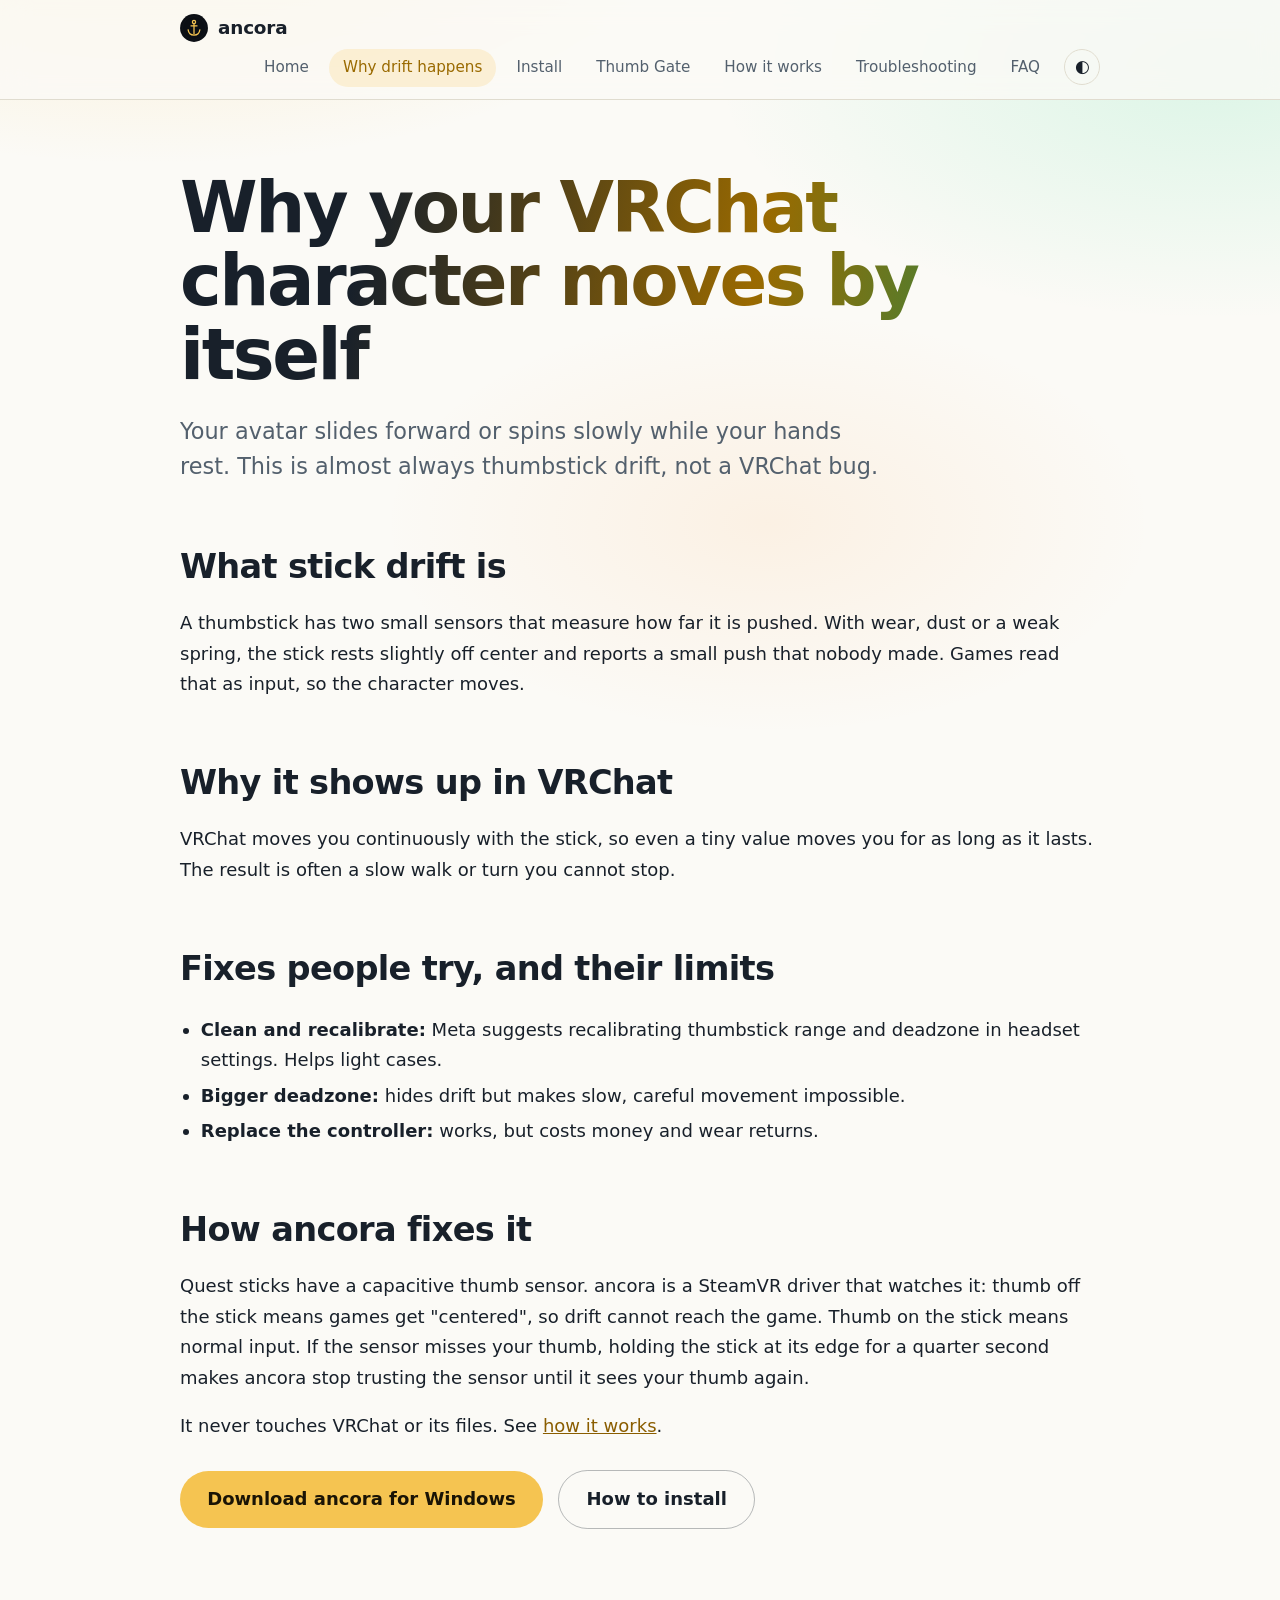
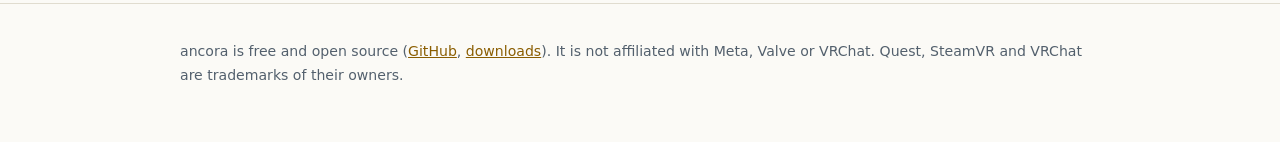
<file: site/drift-in-vrchat.html>
<!doctype html>
<html lang="en">
<head>
<meta charset="utf-8">
<meta name="viewport" content="width=device-width, initial-scale=1">
<title>Meta Quest stick drift in VRChat: causes and Thumb Gate fix</title>
<meta name="description" content="Why Quest thumbstick drift makes your VRChat avatar walk or turn alone, why deadzones fall short, and how Thumb Gate fixes Meta Quest drift in SteamVR.">
<link rel="canonical" href="https://poipoisiophina.github.io/ancora/drift-in-vrchat.html">
<meta name="color-scheme" content="dark light">
<meta name="theme-color" content="#0B0F14" media="(prefers-color-scheme: dark)">
<meta name="theme-color" content="#FBFAF6" media="(prefers-color-scheme: light)">
<script>(function(){var d=document.documentElement,m=matchMedia("(prefers-color-scheme: light)");function cur(){return d.dataset.theme||(m.matches?"light":"dark")}function meta(){var c=cur()==="light"?"#FBFAF6":"#0B0F14";document.querySelectorAll('meta[name="theme-color"]').forEach(function(e){e.removeAttribute("media");e.content=c})}try{var t=localStorage.getItem("theme");if(t==="light"||t==="dark")d.dataset.theme=t}catch(e){}window.toggleTheme=function(){var n=cur()==="light"?"dark":"light";d.dataset.theme=n;try{localStorage.setItem("theme",n)}catch(e){}meta();document.getElementById("tt").setAttribute("aria-pressed",n==="dark")};m.addEventListener("change",function(){try{if(localStorage.getItem("theme"))return}catch(e){}meta()});document.addEventListener("DOMContentLoaded",function(){meta();document.getElementById("tt").setAttribute("aria-pressed",cur()==="dark")})})()</script>
<link rel="icon" href="favicon.svg" type="image/svg+xml">
<meta property="og:type" content="website">
<meta property="og:site_name" content="ancora">
<meta property="og:title" content="Meta Quest stick drift in VRChat: causes and Thumb Gate fix">
<meta property="og:description" content="Why Quest thumbstick drift makes your VRChat avatar walk or turn alone, why deadzones fall short, and how Thumb Gate fixes Meta Quest drift in SteamVR.">
<meta property="og:url" content="https://poipoisiophina.github.io/ancora/drift-in-vrchat.html">
<meta property="og:image" content="https://poipoisiophina.github.io/ancora/og-image.png">
<meta name="twitter:card" content="summary_large_image">
<link rel="stylesheet" href="style.css">
<script type="application/ld+json">{"@context":"https://schema.org","@type":"Article","headline":"Why your VRChat character moves by itself: stick drift","dateModified":"2026-11-17","author":{"@type":"Organization","name":"ancora"},"mainEntityOfPage":"https://poipoisiophina.github.io/ancora/drift-in-vrchat.html"}</script><script type="application/ld+json">{"@context":"https://schema.org","@type":"BreadcrumbList","itemListElement":[{"@type":"ListItem","position":1,"name":"ancora","item":"https://poipoisiophina.github.io/ancora/"},{"@type":"ListItem","position":2,"name":"Why drift happens","item":"https://poipoisiophina.github.io/ancora/drift-in-vrchat.html"}]}</script>
</head>
<body>
<header><div class="wrap"><a class="brand" href="index.html"><img src="favicon.svg" alt="" width="28" height="28"> ancora</a><nav aria-label="Main"><a href="index.html">Home</a><a href="drift-in-vrchat.html" aria-current="page">Why drift happens</a><a href="install.html">Install</a><a href="thumb-gate.html">Thumb Gate</a><a href="how-it-works.html">How it works</a><a href="troubleshooting.html">Troubleshooting</a><a href="faq.html">FAQ</a><button class="tt" id="tt" type="button" aria-label="Dark theme" aria-pressed="false" onclick="toggleTheme()">&#9680;</button></nav></div></header>
<main class="wrap">
<h1>Why your VRChat character moves by itself</h1>
<p class="lead">Your avatar slides forward or spins slowly while your hands rest. This is almost always thumbstick drift, not a VRChat bug.</p>
<h2>What stick drift is</h2>
<p>A thumbstick has two small sensors that measure how far it is pushed. With wear, dust or a weak spring, the stick rests slightly off center and reports a small push that nobody made. Games read that as input, so the character moves.</p>
<h2>Why it shows up in VRChat</h2>
<p>VRChat moves you continuously with the stick, so even a tiny value moves you for as long as it lasts. The result is often a slow walk or turn you cannot stop.</p>
<h2>Fixes people try, and their limits</h2>
<ul>
<li><strong>Clean and recalibrate:</strong> Meta suggests recalibrating thumbstick range and deadzone in headset settings. Helps light cases.</li>
<li><strong>Bigger deadzone:</strong> hides drift but makes slow, careful movement impossible.</li>
<li><strong>Replace the controller:</strong> works, but costs money and wear returns.</li>
</ul>
<h2>How ancora fixes it</h2>
<p>Quest sticks have a capacitive thumb sensor. ancora is a SteamVR driver that watches it: thumb off the stick means games get "centered", so drift cannot reach the game. Thumb on the stick means normal input. If the sensor misses your thumb, holding the stick at its edge for a quarter second makes ancora stop trusting the sensor until it sees your thumb again.</p>
<p>It never touches VRChat or its files. See <a href="how-it-works.html">how it works</a>.</p>
<p><a class="btn" href="https://github.com/poipoisiophina/ancora/releases/latest">Download ancora for Windows</a> <a class="btn alt" href="install.html">How to install</a></p>
</main>
<footer><div class="wrap"><p>ancora is free and open source (<a href="https://github.com/poipoisiophina/ancora">GitHub</a>, <a href="https://github.com/poipoisiophina/ancora/releases">downloads</a>). It is not affiliated with Meta, Valve or VRChat. Quest, SteamVR and VRChat are trademarks of their owners.</p></div></footer>
</body>
</html>
</file>
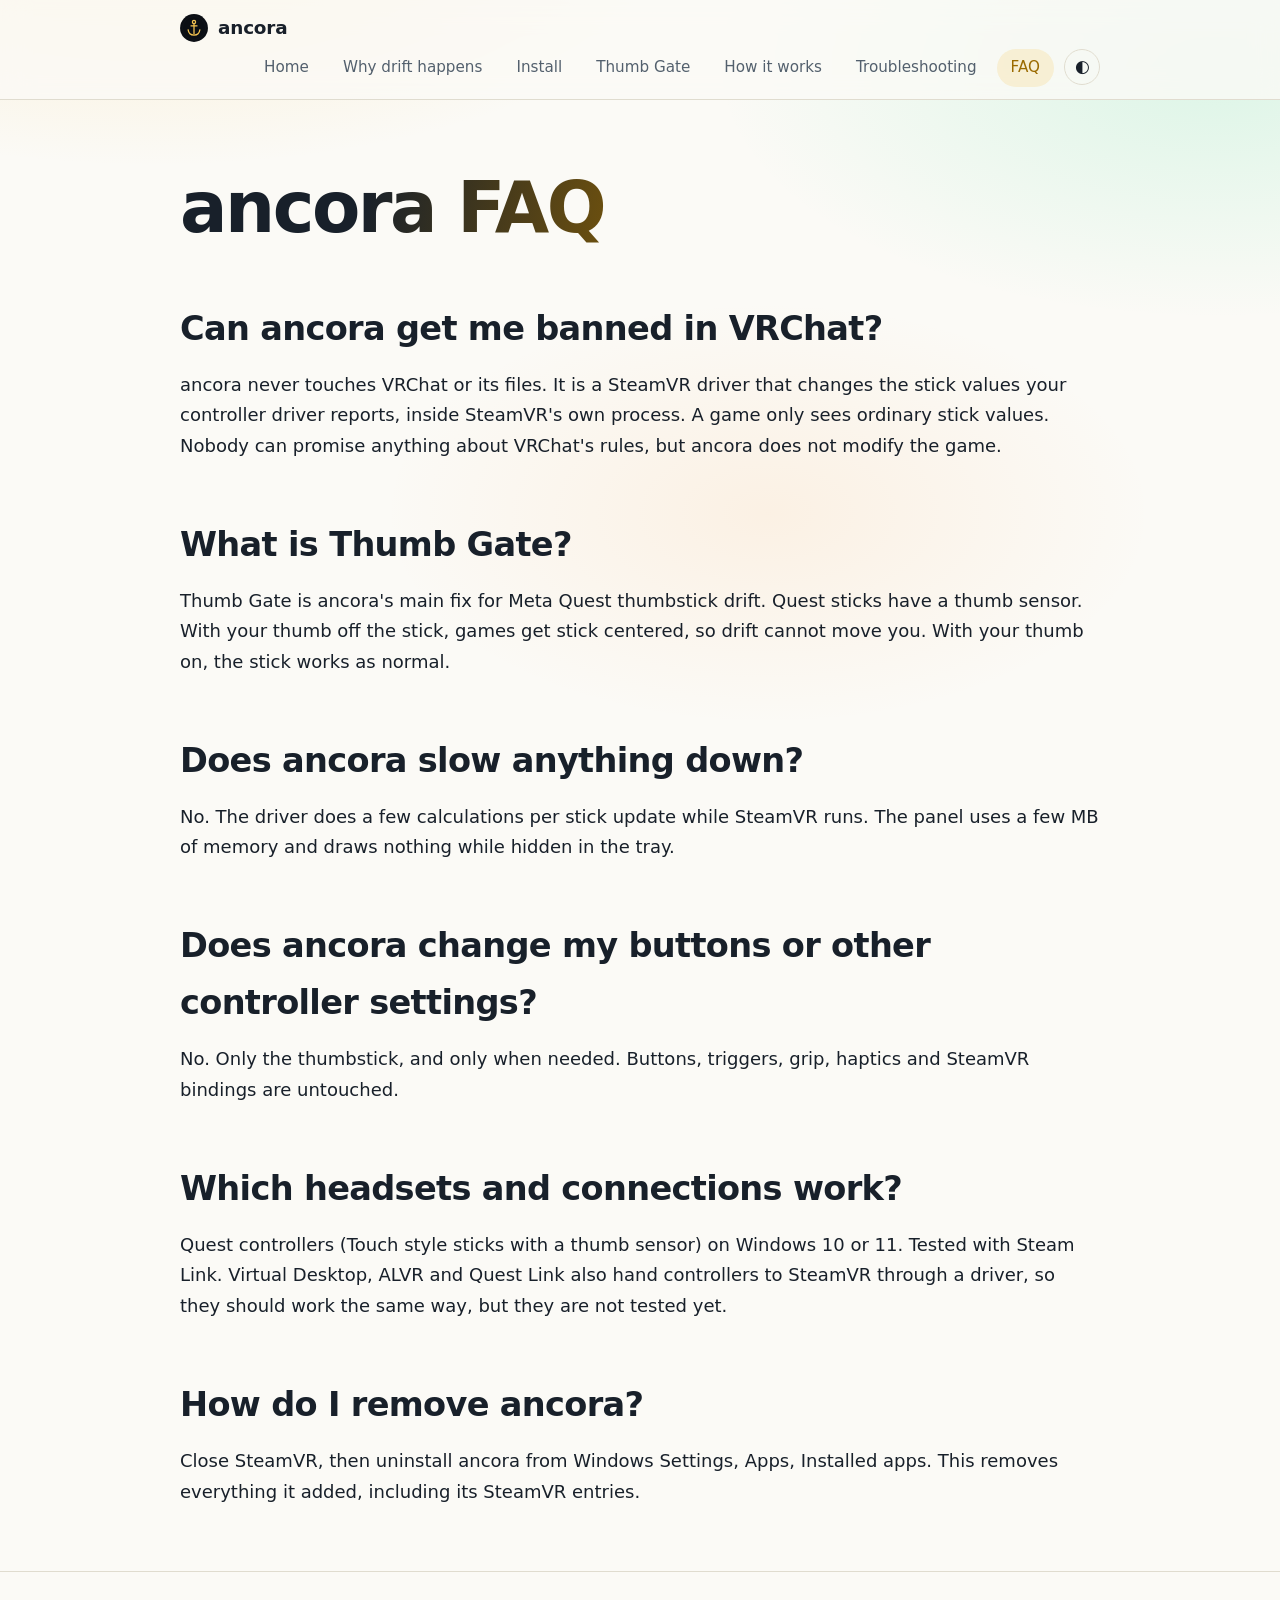
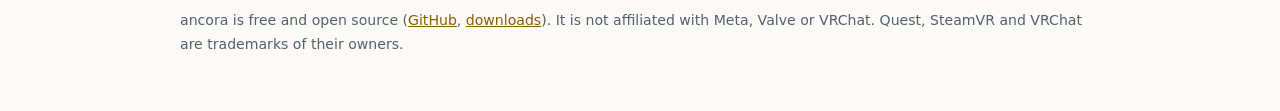
<file: site/faq.html>
<!doctype html>
<html lang="en">
<head>
<meta charset="utf-8">
<meta name="viewport" content="width=device-width, initial-scale=1">
<title>ancora FAQ: safe in VRChat, supported Quest headsets</title>
<meta name="description" content="Is ancora safe for VRChat? Which Quest headsets and connections work? Answers about the SteamVR stick drift fix.">
<link rel="canonical" href="https://poipoisiophina.github.io/ancora/faq.html">
<meta name="color-scheme" content="dark light">
<meta name="theme-color" content="#0B0F14" media="(prefers-color-scheme: dark)">
<meta name="theme-color" content="#FBFAF6" media="(prefers-color-scheme: light)">
<script>(function(){var d=document.documentElement,m=matchMedia("(prefers-color-scheme: light)");function cur(){return d.dataset.theme||(m.matches?"light":"dark")}function meta(){var c=cur()==="light"?"#FBFAF6":"#0B0F14";document.querySelectorAll('meta[name="theme-color"]').forEach(function(e){e.removeAttribute("media");e.content=c})}try{var t=localStorage.getItem("theme");if(t==="light"||t==="dark")d.dataset.theme=t}catch(e){}window.toggleTheme=function(){var n=cur()==="light"?"dark":"light";d.dataset.theme=n;try{localStorage.setItem("theme",n)}catch(e){}meta();document.getElementById("tt").setAttribute("aria-pressed",n==="dark")};m.addEventListener("change",function(){try{if(localStorage.getItem("theme"))return}catch(e){}meta()});document.addEventListener("DOMContentLoaded",function(){meta();document.getElementById("tt").setAttribute("aria-pressed",cur()==="dark")})})()</script>
<link rel="icon" href="favicon.svg" type="image/svg+xml">
<meta property="og:type" content="website">
<meta property="og:site_name" content="ancora">
<meta property="og:title" content="ancora FAQ: safe in VRChat, supported Quest headsets">
<meta property="og:description" content="Is ancora safe for VRChat? Which Quest headsets and connections work? Answers about the SteamVR stick drift fix.">
<meta property="og:url" content="https://poipoisiophina.github.io/ancora/faq.html">
<meta property="og:image" content="https://poipoisiophina.github.io/ancora/og-image.png">
<meta name="twitter:card" content="summary_large_image">
<link rel="stylesheet" href="style.css">
<script type="application/ld+json">{"@context":"https://schema.org","@type":"FAQPage","mainEntity":[{"@type":"Question","name":"Can ancora get me banned in VRChat?","acceptedAnswer":{"@type":"Answer","text":"ancora never touches VRChat or its files. It is a SteamVR driver that changes the stick values your controller driver reports, inside SteamVR's own process. A game only sees ordinary stick values. Nobody can promise anything about VRChat's rules, but ancora does not modify the game."}},{"@type":"Question","name":"What is Thumb Gate?","acceptedAnswer":{"@type":"Answer","text":"Thumb Gate is ancora's main fix for Meta Quest thumbstick drift. Quest sticks have a thumb sensor. With your thumb off the stick, games get stick centered, so drift cannot move you. With your thumb on, the stick works as normal."}},{"@type":"Question","name":"Does ancora slow anything down?","acceptedAnswer":{"@type":"Answer","text":"No. The driver does a few calculations per stick update while SteamVR runs. The panel uses a few MB of memory and draws nothing while hidden in the tray."}},{"@type":"Question","name":"Does ancora change my buttons or other controller settings?","acceptedAnswer":{"@type":"Answer","text":"No. Only the thumbstick, and only when needed. Buttons, triggers, grip, haptics and SteamVR bindings are untouched."}},{"@type":"Question","name":"Which headsets and connections work?","acceptedAnswer":{"@type":"Answer","text":"Quest controllers (Touch style sticks with a thumb sensor) on Windows 10 or 11. Tested with Steam Link. Virtual Desktop, ALVR and Quest Link also hand controllers to SteamVR through a driver, so they should work the same way, but they are not tested yet."}},{"@type":"Question","name":"How do I remove ancora?","acceptedAnswer":{"@type":"Answer","text":"Close SteamVR, then uninstall ancora from Windows Settings, Apps, Installed apps. This removes everything it added, including its SteamVR entries."}}]}</script><script type="application/ld+json">{"@context":"https://schema.org","@type":"BreadcrumbList","itemListElement":[{"@type":"ListItem","position":1,"name":"ancora","item":"https://poipoisiophina.github.io/ancora/"},{"@type":"ListItem","position":2,"name":"FAQ","item":"https://poipoisiophina.github.io/ancora/faq.html"}]}</script>
</head>
<body>
<header><div class="wrap"><a class="brand" href="index.html"><img src="favicon.svg" alt="" width="28" height="28"> ancora</a><nav aria-label="Main"><a href="index.html">Home</a><a href="drift-in-vrchat.html">Why drift happens</a><a href="install.html">Install</a><a href="thumb-gate.html">Thumb Gate</a><a href="how-it-works.html">How it works</a><a href="troubleshooting.html">Troubleshooting</a><a href="faq.html" aria-current="page">FAQ</a><button class="tt" id="tt" type="button" aria-label="Dark theme" aria-pressed="false" onclick="toggleTheme()">&#9680;</button></nav></div></header>
<main class="wrap">
<h1>ancora FAQ</h1>
<h2>Can ancora get me banned in VRChat?</h2><p>ancora never touches VRChat or its files. It is a SteamVR driver that changes the stick values your controller driver reports, inside SteamVR&#x27;s own process. A game only sees ordinary stick values. Nobody can promise anything about VRChat&#x27;s rules, but ancora does not modify the game.</p><h2>What is Thumb Gate?</h2><p>Thumb Gate is ancora&#x27;s main fix for Meta Quest thumbstick drift. Quest sticks have a thumb sensor. With your thumb off the stick, games get stick centered, so drift cannot move you. With your thumb on, the stick works as normal.</p><h2>Does ancora slow anything down?</h2><p>No. The driver does a few calculations per stick update while SteamVR runs. The panel uses a few MB of memory and draws nothing while hidden in the tray.</p><h2>Does ancora change my buttons or other controller settings?</h2><p>No. Only the thumbstick, and only when needed. Buttons, triggers, grip, haptics and SteamVR bindings are untouched.</p><h2>Which headsets and connections work?</h2><p>Quest controllers (Touch style sticks with a thumb sensor) on Windows 10 or 11. Tested with Steam Link. Virtual Desktop, ALVR and Quest Link also hand controllers to SteamVR through a driver, so they should work the same way, but they are not tested yet.</p><h2>How do I remove ancora?</h2><p>Close SteamVR, then uninstall ancora from Windows Settings, Apps, Installed apps. This removes everything it added, including its SteamVR entries.</p>
</main>
<footer><div class="wrap"><p>ancora is free and open source (<a href="https://github.com/poipoisiophina/ancora">GitHub</a>, <a href="https://github.com/poipoisiophina/ancora/releases">downloads</a>). It is not affiliated with Meta, Valve or VRChat. Quest, SteamVR and VRChat are trademarks of their owners.</p></div></footer>
</body>
</html>
</file>
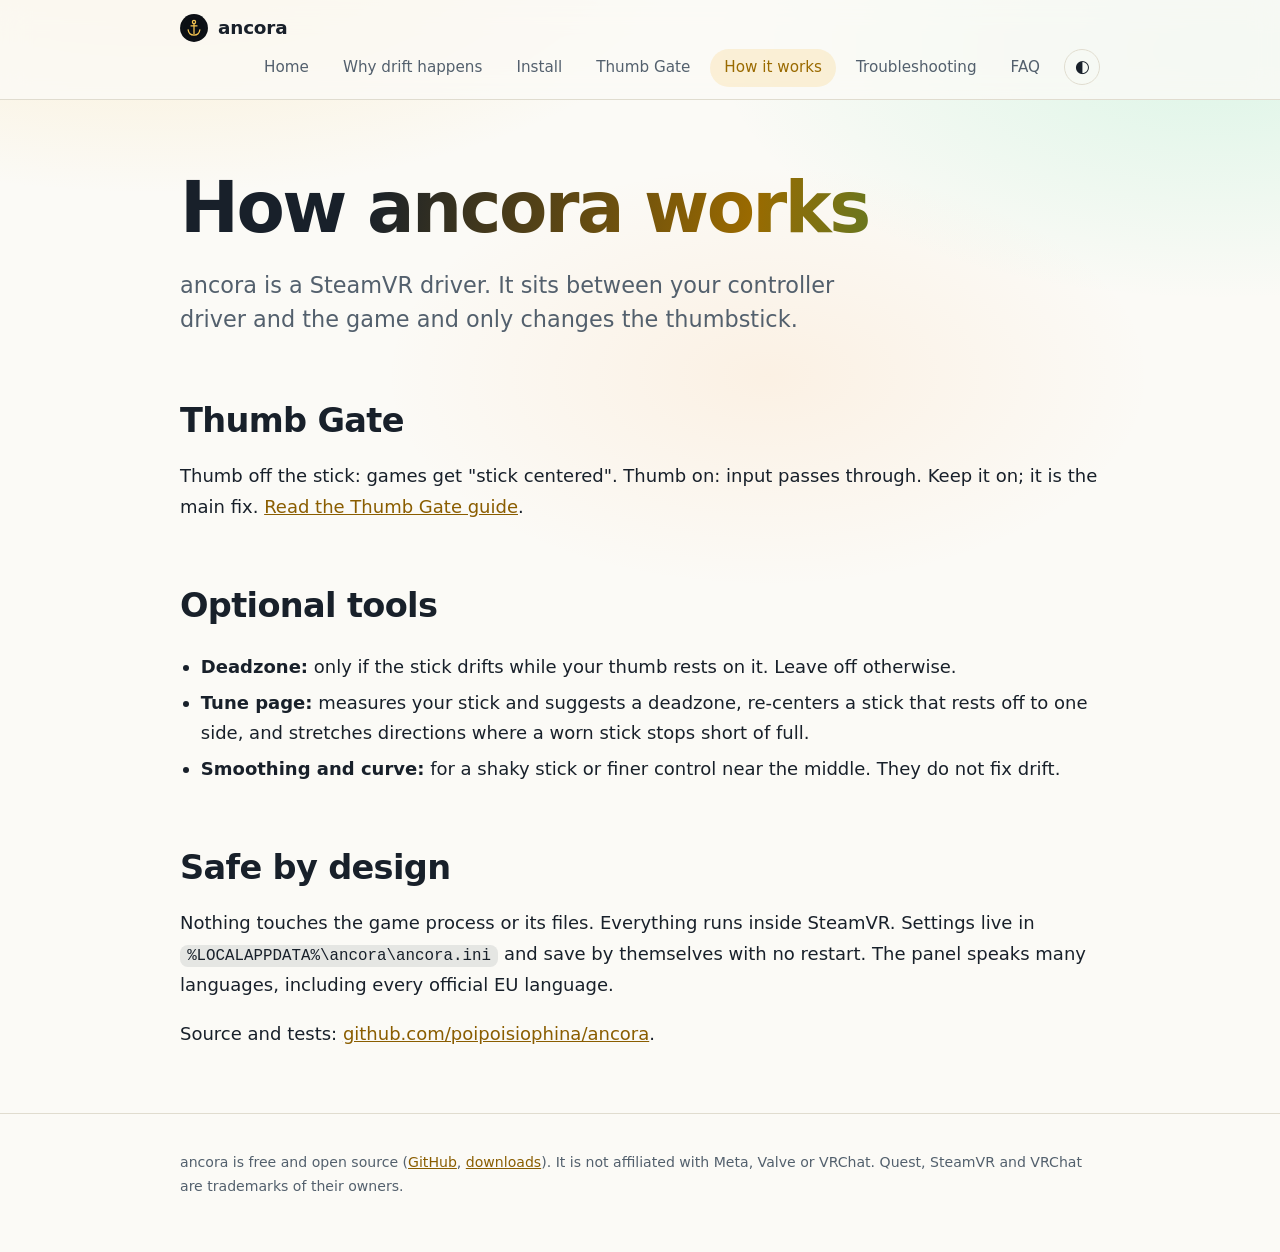
<file: site/how-it-works.html>
<!doctype html>
<html lang="en">
<head>
<meta charset="utf-8">
<meta name="viewport" content="width=device-width, initial-scale=1">
<title>How ancora works: Thumb Gate for Meta Quest drift</title>
<meta name="description" content="ancora is a SteamVR driver. Its Thumb Gate uses the Meta Quest thumb sensor to stop stick drift. Learn Thumb Gate, deadzone and the Tune page.">
<link rel="canonical" href="https://poipoisiophina.github.io/ancora/how-it-works.html">
<meta name="color-scheme" content="dark light">
<meta name="theme-color" content="#0B0F14" media="(prefers-color-scheme: dark)">
<meta name="theme-color" content="#FBFAF6" media="(prefers-color-scheme: light)">
<script>(function(){var d=document.documentElement,m=matchMedia("(prefers-color-scheme: light)");function cur(){return d.dataset.theme||(m.matches?"light":"dark")}function meta(){var c=cur()==="light"?"#FBFAF6":"#0B0F14";document.querySelectorAll('meta[name="theme-color"]').forEach(function(e){e.removeAttribute("media");e.content=c})}try{var t=localStorage.getItem("theme");if(t==="light"||t==="dark")d.dataset.theme=t}catch(e){}window.toggleTheme=function(){var n=cur()==="light"?"dark":"light";d.dataset.theme=n;try{localStorage.setItem("theme",n)}catch(e){}meta();document.getElementById("tt").setAttribute("aria-pressed",n==="dark")};m.addEventListener("change",function(){try{if(localStorage.getItem("theme"))return}catch(e){}meta()});document.addEventListener("DOMContentLoaded",function(){meta();document.getElementById("tt").setAttribute("aria-pressed",cur()==="dark")})})()</script>
<link rel="icon" href="favicon.svg" type="image/svg+xml">
<meta property="og:type" content="website">
<meta property="og:site_name" content="ancora">
<meta property="og:title" content="How ancora works: Thumb Gate for Meta Quest drift">
<meta property="og:description" content="ancora is a SteamVR driver. Its Thumb Gate uses the Meta Quest thumb sensor to stop stick drift. Learn Thumb Gate, deadzone and the Tune page.">
<meta property="og:url" content="https://poipoisiophina.github.io/ancora/how-it-works.html">
<meta property="og:image" content="https://poipoisiophina.github.io/ancora/og-image.png">
<meta name="twitter:card" content="summary_large_image">
<link rel="stylesheet" href="style.css">
<script type="application/ld+json">{"@context":"https://schema.org","@type":"BreadcrumbList","itemListElement":[{"@type":"ListItem","position":1,"name":"ancora","item":"https://poipoisiophina.github.io/ancora/"},{"@type":"ListItem","position":2,"name":"How it works","item":"https://poipoisiophina.github.io/ancora/how-it-works.html"}]}</script>
</head>
<body>
<header><div class="wrap"><a class="brand" href="index.html"><img src="favicon.svg" alt="" width="28" height="28"> ancora</a><nav aria-label="Main"><a href="index.html">Home</a><a href="drift-in-vrchat.html">Why drift happens</a><a href="install.html">Install</a><a href="thumb-gate.html">Thumb Gate</a><a href="how-it-works.html" aria-current="page">How it works</a><a href="troubleshooting.html">Troubleshooting</a><a href="faq.html">FAQ</a><button class="tt" id="tt" type="button" aria-label="Dark theme" aria-pressed="false" onclick="toggleTheme()">&#9680;</button></nav></div></header>
<main class="wrap">
<h1>How ancora works</h1>
<p class="lead">ancora is a SteamVR driver. It sits between your controller driver and the game and only changes the thumbstick.</p>
<h2>Thumb Gate</h2>
<p>Thumb off the stick: games get "stick centered". Thumb on: input passes through. Keep it on; it is the main fix. <a href="thumb-gate.html">Read the Thumb Gate guide</a>.</p>
<h2>Optional tools</h2>
<ul>
<li><strong>Deadzone:</strong> only if the stick drifts while your thumb rests on it. Leave off otherwise.</li>
<li><strong>Tune page:</strong> measures your stick and suggests a deadzone, re-centers a stick that rests off to one side, and stretches directions where a worn stick stops short of full.</li>
<li><strong>Smoothing and curve:</strong> for a shaky stick or finer control near the middle. They do not fix drift.</li>
</ul>
<h2>Safe by design</h2>
<p>Nothing touches the game process or its files. Everything runs inside SteamVR. Settings live in <code>%LOCALAPPDATA%\ancora\ancora.ini</code> and save by themselves with no restart. The panel speaks many languages, including every official EU language.</p>
<p>Source and tests: <a href="https://github.com/poipoisiophina/ancora">github.com/poipoisiophina/ancora</a>.</p>
</main>
<footer><div class="wrap"><p>ancora is free and open source (<a href="https://github.com/poipoisiophina/ancora">GitHub</a>, <a href="https://github.com/poipoisiophina/ancora/releases">downloads</a>). It is not affiliated with Meta, Valve or VRChat. Quest, SteamVR and VRChat are trademarks of their owners.</p></div></footer>
</body>
</html>
</file>
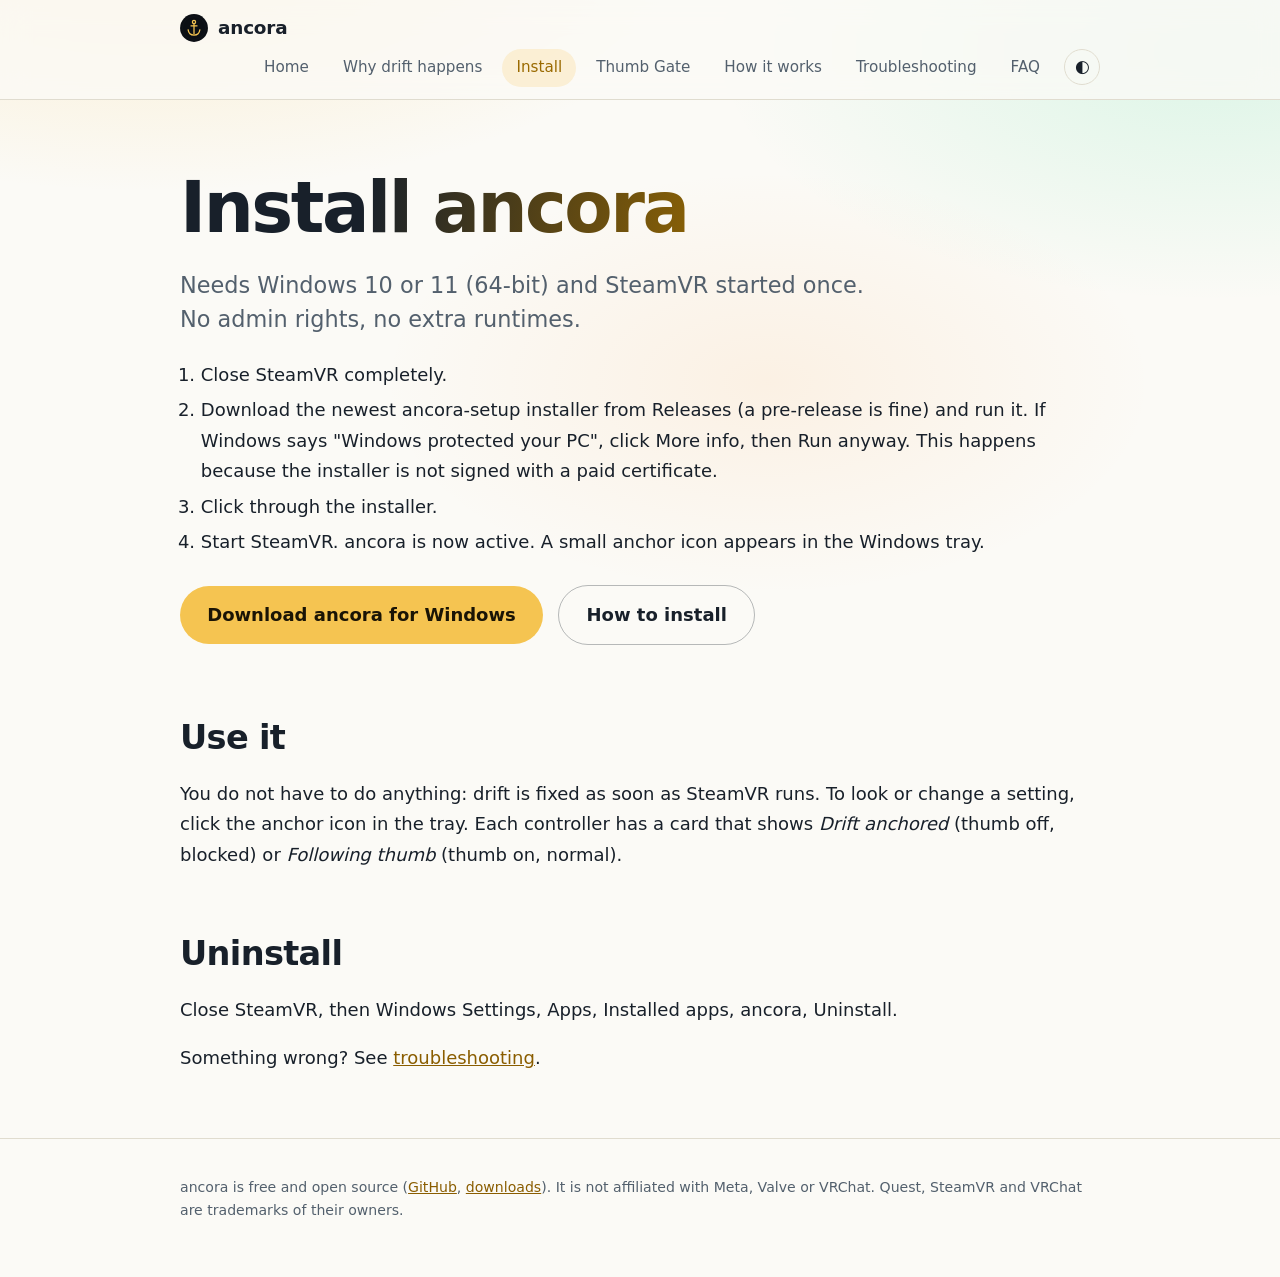
<file: site/install.html>
<!doctype html>
<html lang="en">
<head>
<meta charset="utf-8">
<meta name="viewport" content="width=device-width, initial-scale=1">
<title>Install ancora: Meta Quest stick drift fix for SteamVR</title>
<meta name="description" content="Step by step: install ancora on Windows to stop Quest thumbstick drift in VRChat. Takes a minute, no admin rights.">
<link rel="canonical" href="https://poipoisiophina.github.io/ancora/install.html">
<meta name="color-scheme" content="dark light">
<meta name="theme-color" content="#0B0F14" media="(prefers-color-scheme: dark)">
<meta name="theme-color" content="#FBFAF6" media="(prefers-color-scheme: light)">
<script>(function(){var d=document.documentElement,m=matchMedia("(prefers-color-scheme: light)");function cur(){return d.dataset.theme||(m.matches?"light":"dark")}function meta(){var c=cur()==="light"?"#FBFAF6":"#0B0F14";document.querySelectorAll('meta[name="theme-color"]').forEach(function(e){e.removeAttribute("media");e.content=c})}try{var t=localStorage.getItem("theme");if(t==="light"||t==="dark")d.dataset.theme=t}catch(e){}window.toggleTheme=function(){var n=cur()==="light"?"dark":"light";d.dataset.theme=n;try{localStorage.setItem("theme",n)}catch(e){}meta();document.getElementById("tt").setAttribute("aria-pressed",n==="dark")};m.addEventListener("change",function(){try{if(localStorage.getItem("theme"))return}catch(e){}meta()});document.addEventListener("DOMContentLoaded",function(){meta();document.getElementById("tt").setAttribute("aria-pressed",cur()==="dark")})})()</script>
<link rel="icon" href="favicon.svg" type="image/svg+xml">
<meta property="og:type" content="website">
<meta property="og:site_name" content="ancora">
<meta property="og:title" content="Install ancora: Meta Quest stick drift fix for SteamVR">
<meta property="og:description" content="Step by step: install ancora on Windows to stop Quest thumbstick drift in VRChat. Takes a minute, no admin rights.">
<meta property="og:url" content="https://poipoisiophina.github.io/ancora/install.html">
<meta property="og:image" content="https://poipoisiophina.github.io/ancora/og-image.png">
<meta name="twitter:card" content="summary_large_image">
<link rel="stylesheet" href="style.css">
<script type="application/ld+json">{"@context":"https://schema.org","@type":"HowTo","name":"Install ancora","step":[{"@type":"HowToStep","text":"Close SteamVR completely."},{"@type":"HowToStep","text":"Download the newest ancora-setup installer from Releases (a pre-release is fine) and run it. If Windows says \"Windows protected your PC\", click More info, then Run anyway. This happens because the installer is not signed with a paid certificate."},{"@type":"HowToStep","text":"Click through the installer."},{"@type":"HowToStep","text":"Start SteamVR. ancora is now active. A small anchor icon appears in the Windows tray."}]}</script><script type="application/ld+json">{"@context":"https://schema.org","@type":"BreadcrumbList","itemListElement":[{"@type":"ListItem","position":1,"name":"ancora","item":"https://poipoisiophina.github.io/ancora/"},{"@type":"ListItem","position":2,"name":"Install","item":"https://poipoisiophina.github.io/ancora/install.html"}]}</script>
</head>
<body>
<header><div class="wrap"><a class="brand" href="index.html"><img src="favicon.svg" alt="" width="28" height="28"> ancora</a><nav aria-label="Main"><a href="index.html">Home</a><a href="drift-in-vrchat.html">Why drift happens</a><a href="install.html" aria-current="page">Install</a><a href="thumb-gate.html">Thumb Gate</a><a href="how-it-works.html">How it works</a><a href="troubleshooting.html">Troubleshooting</a><a href="faq.html">FAQ</a><button class="tt" id="tt" type="button" aria-label="Dark theme" aria-pressed="false" onclick="toggleTheme()">&#9680;</button></nav></div></header>
<main class="wrap">
<h1>Install ancora</h1>
<p class="lead">Needs Windows 10 or 11 (64-bit) and SteamVR started once. No admin rights, no extra runtimes.</p>
<ol><li>Close SteamVR completely.</li><li>Download the newest ancora-setup installer from Releases (a pre-release is fine) and run it. If Windows says &quot;Windows protected your PC&quot;, click More info, then Run anyway. This happens because the installer is not signed with a paid certificate.</li><li>Click through the installer.</li><li>Start SteamVR. ancora is now active. A small anchor icon appears in the Windows tray.</li></ol>
<p><a class="btn" href="https://github.com/poipoisiophina/ancora/releases/latest">Download ancora for Windows</a> <a class="btn alt" href="install.html">How to install</a></p>
<h2>Use it</h2>
<p>You do not have to do anything: drift is fixed as soon as SteamVR runs. To look or change a setting, click the anchor icon in the tray. Each controller has a card that shows <em>Drift anchored</em> (thumb off, blocked) or <em>Following thumb</em> (thumb on, normal).</p>
<h2>Uninstall</h2>
<p>Close SteamVR, then Windows Settings, Apps, Installed apps, ancora, Uninstall.</p>
<p>Something wrong? See <a href="troubleshooting.html">troubleshooting</a>.</p>
</main>
<footer><div class="wrap"><p>ancora is free and open source (<a href="https://github.com/poipoisiophina/ancora">GitHub</a>, <a href="https://github.com/poipoisiophina/ancora/releases">downloads</a>). It is not affiliated with Meta, Valve or VRChat. Quest, SteamVR and VRChat are trademarks of their owners.</p></div></footer>
</body>
</html>
</file>
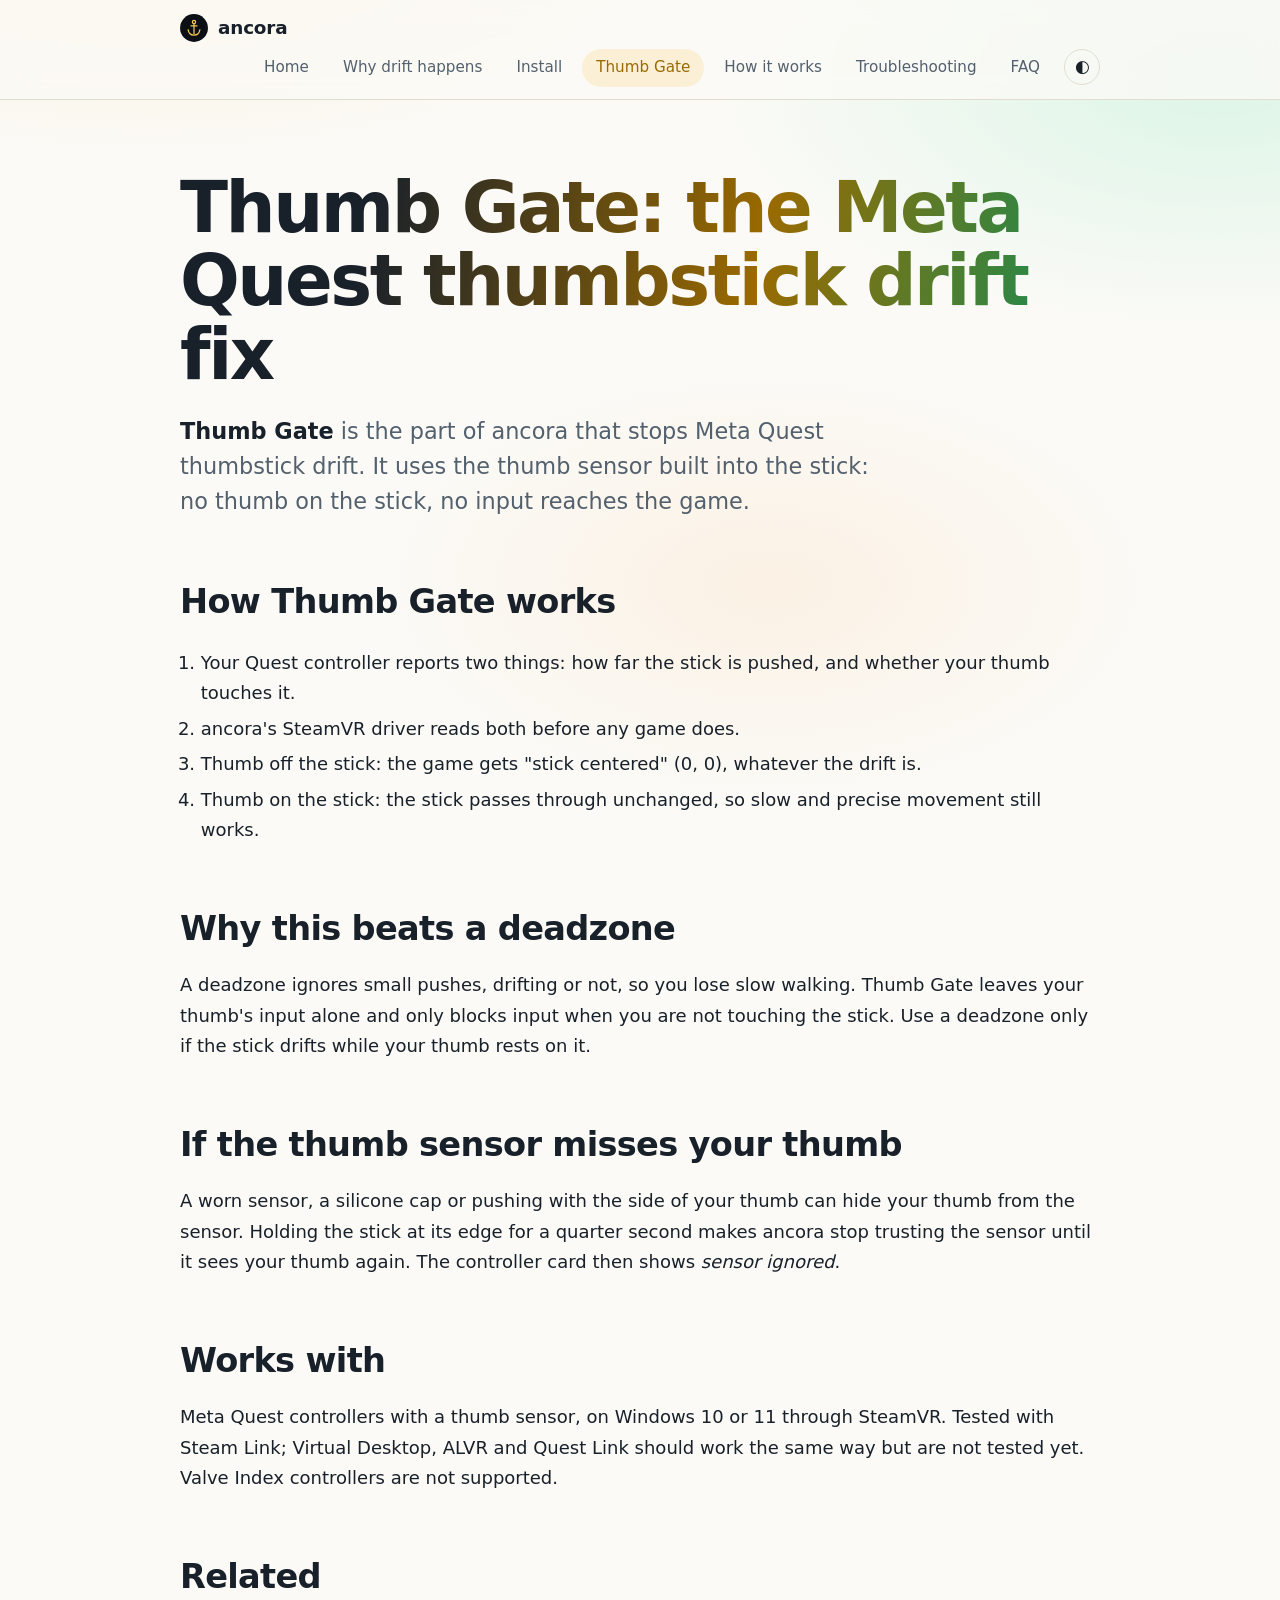
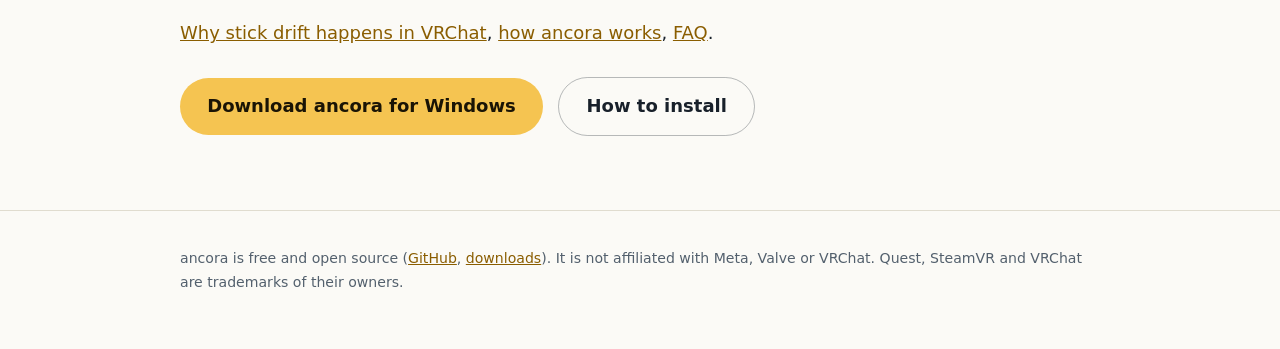
<file: site/thumb-gate.html>
<!doctype html>
<html lang="en">
<head>
<meta charset="utf-8">
<meta name="viewport" content="width=device-width, initial-scale=1">
<title>Thumb Gate: Meta Quest thumbstick drift fix explained</title>
<meta name="description" content="Thumb Gate uses the Meta Quest thumb sensor to block stick drift in SteamVR and VRChat. See how it works and why it beats a deadzone.">
<link rel="canonical" href="https://poipoisiophina.github.io/ancora/thumb-gate.html">
<meta name="color-scheme" content="dark light">
<meta name="theme-color" content="#0B0F14" media="(prefers-color-scheme: dark)">
<meta name="theme-color" content="#FBFAF6" media="(prefers-color-scheme: light)">
<script>(function(){var d=document.documentElement,m=matchMedia("(prefers-color-scheme: light)");function cur(){return d.dataset.theme||(m.matches?"light":"dark")}function meta(){var c=cur()==="light"?"#FBFAF6":"#0B0F14";document.querySelectorAll('meta[name="theme-color"]').forEach(function(e){e.removeAttribute("media");e.content=c})}try{var t=localStorage.getItem("theme");if(t==="light"||t==="dark")d.dataset.theme=t}catch(e){}window.toggleTheme=function(){var n=cur()==="light"?"dark":"light";d.dataset.theme=n;try{localStorage.setItem("theme",n)}catch(e){}meta();document.getElementById("tt").setAttribute("aria-pressed",n==="dark")};m.addEventListener("change",function(){try{if(localStorage.getItem("theme"))return}catch(e){}meta()});document.addEventListener("DOMContentLoaded",function(){meta();document.getElementById("tt").setAttribute("aria-pressed",cur()==="dark")})})()</script>
<link rel="icon" href="favicon.svg" type="image/svg+xml">
<meta property="og:type" content="website">
<meta property="og:site_name" content="ancora">
<meta property="og:title" content="Thumb Gate: Meta Quest thumbstick drift fix explained">
<meta property="og:description" content="Thumb Gate uses the Meta Quest thumb sensor to block stick drift in SteamVR and VRChat. See how it works and why it beats a deadzone.">
<meta property="og:url" content="https://poipoisiophina.github.io/ancora/thumb-gate.html">
<meta property="og:image" content="https://poipoisiophina.github.io/ancora/og-image.png">
<meta name="twitter:card" content="summary_large_image">
<link rel="stylesheet" href="style.css">
<script type="application/ld+json">{"@context":"https://schema.org","@type":"Article","headline":"Thumb Gate: Meta Quest thumbstick drift fix explained","dateModified":"2026-11-17","author":{"@type":"Organization","name":"ancora"},"mainEntityOfPage":"https://poipoisiophina.github.io/ancora/thumb-gate.html"}</script><script type="application/ld+json">{"@context":"https://schema.org","@type":"BreadcrumbList","itemListElement":[{"@type":"ListItem","position":1,"name":"ancora","item":"https://poipoisiophina.github.io/ancora/"},{"@type":"ListItem","position":2,"name":"Thumb Gate","item":"https://poipoisiophina.github.io/ancora/thumb-gate.html"}]}</script>
</head>
<body>
<header><div class="wrap"><a class="brand" href="index.html"><img src="favicon.svg" alt="" width="28" height="28"> ancora</a><nav aria-label="Main"><a href="index.html">Home</a><a href="drift-in-vrchat.html">Why drift happens</a><a href="install.html">Install</a><a href="thumb-gate.html" aria-current="page">Thumb Gate</a><a href="how-it-works.html">How it works</a><a href="troubleshooting.html">Troubleshooting</a><a href="faq.html">FAQ</a><button class="tt" id="tt" type="button" aria-label="Dark theme" aria-pressed="false" onclick="toggleTheme()">&#9680;</button></nav></div></header>
<main class="wrap">
<h1>Thumb Gate: the Meta Quest thumbstick drift fix</h1>
<p class="lead"><strong>Thumb Gate</strong> is the part of ancora that stops Meta Quest thumbstick drift. It uses the thumb sensor built into the stick: no thumb on the stick, no input reaches the game.</p>
<h2>How Thumb Gate works</h2>
<ol>
<li>Your Quest controller reports two things: how far the stick is pushed, and whether your thumb touches it.</li>
<li>ancora's SteamVR driver reads both before any game does.</li>
<li>Thumb off the stick: the game gets "stick centered" (0, 0), whatever the drift is.</li>
<li>Thumb on the stick: the stick passes through unchanged, so slow and precise movement still works.</li>
</ol>
<h2>Why this beats a deadzone</h2>
<p>A deadzone ignores small pushes, drifting or not, so you lose slow walking. Thumb Gate leaves your thumb's input alone and only blocks input when you are not touching the stick. Use a deadzone only if the stick drifts while your thumb rests on it.</p>
<h2>If the thumb sensor misses your thumb</h2>
<p>A worn sensor, a silicone cap or pushing with the side of your thumb can hide your thumb from the sensor. Holding the stick at its edge for a quarter second makes ancora stop trusting the sensor until it sees your thumb again. The controller card then shows <em>sensor ignored</em>.</p>
<h2>Works with</h2>
<p>Meta Quest controllers with a thumb sensor, on Windows 10 or 11 through SteamVR. Tested with Steam Link; Virtual Desktop, ALVR and Quest Link should work the same way but are not tested yet. Valve Index controllers are not supported.</p>
<h2>Related</h2>
<p><a href="drift-in-vrchat.html">Why stick drift happens in VRChat</a>, <a href="how-it-works.html">how ancora works</a>, <a href="faq.html">FAQ</a>.</p>
<p><a class="btn" href="https://github.com/poipoisiophina/ancora/releases/latest">Download ancora for Windows</a> <a class="btn alt" href="install.html">How to install</a></p>
</main>
<footer><div class="wrap"><p>ancora is free and open source (<a href="https://github.com/poipoisiophina/ancora">GitHub</a>, <a href="https://github.com/poipoisiophina/ancora/releases">downloads</a>). It is not affiliated with Meta, Valve or VRChat. Quest, SteamVR and VRChat are trademarks of their owners.</p></div></footer>
</body>
</html>
</file>
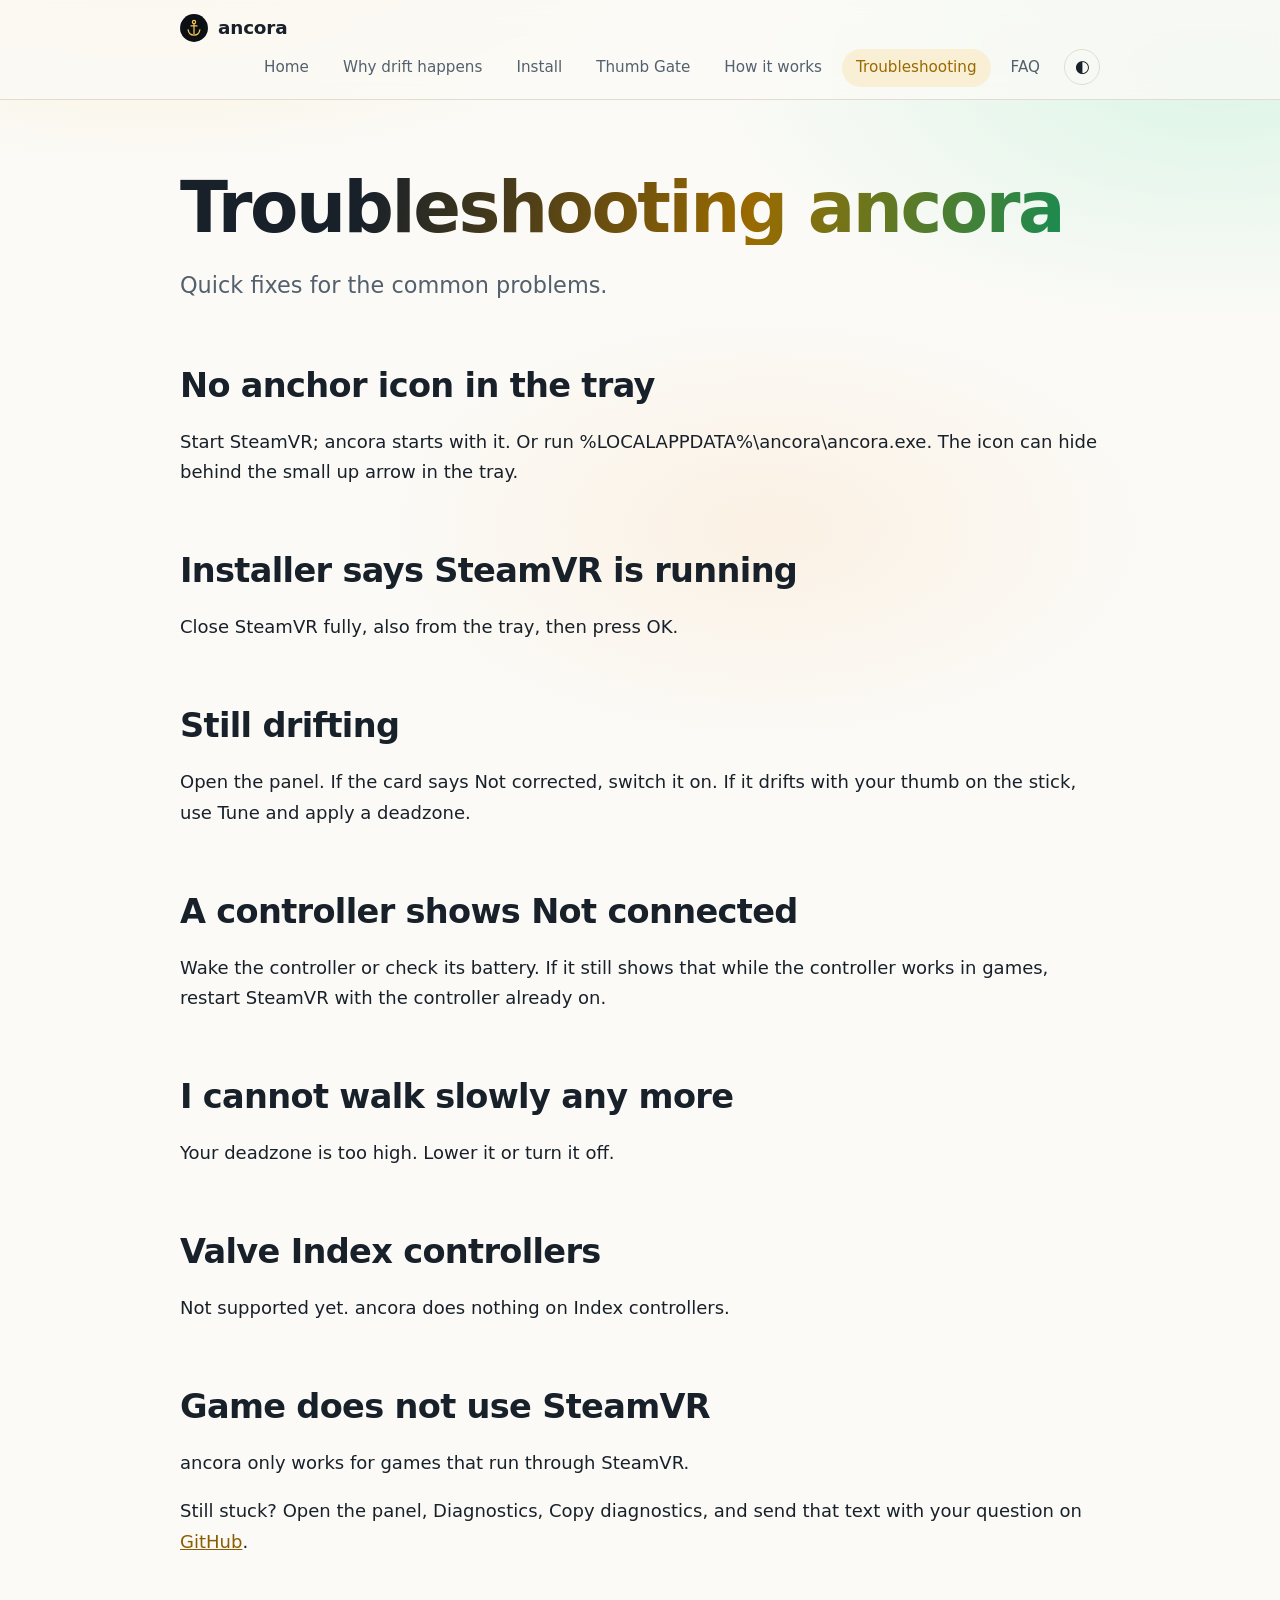
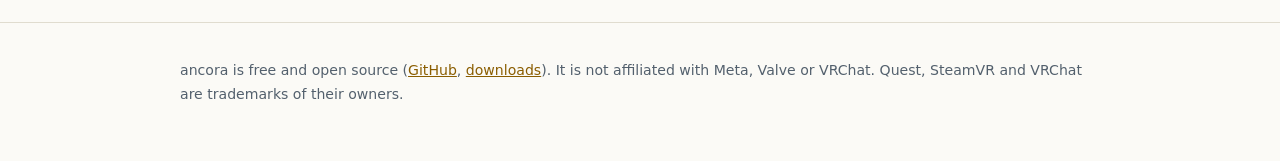
<file: site/troubleshooting.html>
<!doctype html>
<html lang="en">
<head>
<meta charset="utf-8">
<meta name="viewport" content="width=device-width, initial-scale=1">
<title>ancora troubleshooting: stick still drifting, no tray icon</title>
<meta name="description" content="Fix common ancora problems: no tray icon, still drifting, controller not connected, deadzone too high.">
<link rel="canonical" href="https://poipoisiophina.github.io/ancora/troubleshooting.html">
<meta name="color-scheme" content="dark light">
<meta name="theme-color" content="#0B0F14" media="(prefers-color-scheme: dark)">
<meta name="theme-color" content="#FBFAF6" media="(prefers-color-scheme: light)">
<script>(function(){var d=document.documentElement,m=matchMedia("(prefers-color-scheme: light)");function cur(){return d.dataset.theme||(m.matches?"light":"dark")}function meta(){var c=cur()==="light"?"#FBFAF6":"#0B0F14";document.querySelectorAll('meta[name="theme-color"]').forEach(function(e){e.removeAttribute("media");e.content=c})}try{var t=localStorage.getItem("theme");if(t==="light"||t==="dark")d.dataset.theme=t}catch(e){}window.toggleTheme=function(){var n=cur()==="light"?"dark":"light";d.dataset.theme=n;try{localStorage.setItem("theme",n)}catch(e){}meta();document.getElementById("tt").setAttribute("aria-pressed",n==="dark")};m.addEventListener("change",function(){try{if(localStorage.getItem("theme"))return}catch(e){}meta()});document.addEventListener("DOMContentLoaded",function(){meta();document.getElementById("tt").setAttribute("aria-pressed",cur()==="dark")})})()</script>
<link rel="icon" href="favicon.svg" type="image/svg+xml">
<meta property="og:type" content="website">
<meta property="og:site_name" content="ancora">
<meta property="og:title" content="ancora troubleshooting: stick still drifting, no tray icon">
<meta property="og:description" content="Fix common ancora problems: no tray icon, still drifting, controller not connected, deadzone too high.">
<meta property="og:url" content="https://poipoisiophina.github.io/ancora/troubleshooting.html">
<meta property="og:image" content="https://poipoisiophina.github.io/ancora/og-image.png">
<meta name="twitter:card" content="summary_large_image">
<link rel="stylesheet" href="style.css">
<script type="application/ld+json">{"@context":"https://schema.org","@type":"FAQPage","mainEntity":[{"@type":"Question","name":"No anchor icon in the tray","acceptedAnswer":{"@type":"Answer","text":"Start SteamVR; ancora starts with it. Or run %LOCALAPPDATA%\\ancora\\ancora.exe. The icon can hide behind the small up arrow in the tray."}},{"@type":"Question","name":"Installer says SteamVR is running","acceptedAnswer":{"@type":"Answer","text":"Close SteamVR fully, also from the tray, then press OK."}},{"@type":"Question","name":"Still drifting","acceptedAnswer":{"@type":"Answer","text":"Open the panel. If the card says Not corrected, switch it on. If it drifts with your thumb on the stick, use Tune and apply a deadzone."}},{"@type":"Question","name":"A controller shows Not connected","acceptedAnswer":{"@type":"Answer","text":"Wake the controller or check its battery. If it still shows that while the controller works in games, restart SteamVR with the controller already on."}},{"@type":"Question","name":"I cannot walk slowly any more","acceptedAnswer":{"@type":"Answer","text":"Your deadzone is too high. Lower it or turn it off."}},{"@type":"Question","name":"Valve Index controllers","acceptedAnswer":{"@type":"Answer","text":"Not supported yet. ancora does nothing on Index controllers."}},{"@type":"Question","name":"Game does not use SteamVR","acceptedAnswer":{"@type":"Answer","text":"ancora only works for games that run through SteamVR."}}]}</script><script type="application/ld+json">{"@context":"https://schema.org","@type":"BreadcrumbList","itemListElement":[{"@type":"ListItem","position":1,"name":"ancora","item":"https://poipoisiophina.github.io/ancora/"},{"@type":"ListItem","position":2,"name":"Troubleshooting","item":"https://poipoisiophina.github.io/ancora/troubleshooting.html"}]}</script>
</head>
<body>
<header><div class="wrap"><a class="brand" href="index.html"><img src="favicon.svg" alt="" width="28" height="28"> ancora</a><nav aria-label="Main"><a href="index.html">Home</a><a href="drift-in-vrchat.html">Why drift happens</a><a href="install.html">Install</a><a href="thumb-gate.html">Thumb Gate</a><a href="how-it-works.html">How it works</a><a href="troubleshooting.html" aria-current="page">Troubleshooting</a><a href="faq.html">FAQ</a><button class="tt" id="tt" type="button" aria-label="Dark theme" aria-pressed="false" onclick="toggleTheme()">&#9680;</button></nav></div></header>
<main class="wrap">
<h1>Troubleshooting ancora</h1>
<p class="lead">Quick fixes for the common problems.</p><h2>No anchor icon in the tray</h2><p>Start SteamVR; ancora starts with it. Or run %LOCALAPPDATA%\ancora\ancora.exe. The icon can hide behind the small up arrow in the tray.</p><h2>Installer says SteamVR is running</h2><p>Close SteamVR fully, also from the tray, then press OK.</p><h2>Still drifting</h2><p>Open the panel. If the card says Not corrected, switch it on. If it drifts with your thumb on the stick, use Tune and apply a deadzone.</p><h2>A controller shows Not connected</h2><p>Wake the controller or check its battery. If it still shows that while the controller works in games, restart SteamVR with the controller already on.</p><h2>I cannot walk slowly any more</h2><p>Your deadzone is too high. Lower it or turn it off.</p><h2>Valve Index controllers</h2><p>Not supported yet. ancora does nothing on Index controllers.</p><h2>Game does not use SteamVR</h2><p>ancora only works for games that run through SteamVR.</p><p>Still stuck? Open the panel, Diagnostics, Copy diagnostics, and send that text with your question on <a href="https://github.com/poipoisiophina/ancora/issues">GitHub</a>.</p>
</main>
<footer><div class="wrap"><p>ancora is free and open source (<a href="https://github.com/poipoisiophina/ancora">GitHub</a>, <a href="https://github.com/poipoisiophina/ancora/releases">downloads</a>). It is not affiliated with Meta, Valve or VRChat. Quest, SteamVR and VRChat are trademarks of their owners.</p></div></footer>
</body>
</html>
</file>
<file: site/style.css>
:root{color-scheme:dark;--bg:#0b0f14;--fg:#f1f3f4;--mut:#a9b4bf;--acc:#f5c451;--lnk:#f5c451;--grn:#3ddc97;--org:#ff9f43;--line:#26303c;--hdr:rgba(11,15,20,.72);--ov:255,255,255;--h1a:#fff;--g1:.16;--g2:.12;--g3:.07;--btnbg:#f5c451;--btnfg:#1a1405}
@media (prefers-color-scheme:light){:root:not([data-theme=dark]){color-scheme:light;--bg:#fbfaf6;--fg:#18202a;--mut:#53606d;--acc:#9a6a00;--lnk:#8a5d00;--grn:#0c8f5a;--org:#c45f00;--line:#e0dccf;--hdr:rgba(251,250,246,.78);--ov:20,30,40;--h1a:#18202a;--g1:.26;--g2:.16;--g3:.1}}
:root[data-theme=light]{color-scheme:light;--bg:#fbfaf6;--fg:#18202a;--mut:#53606d;--acc:#9a6a00;--lnk:#8a5d00;--grn:#0c8f5a;--org:#c45f00;--line:#e0dccf;--hdr:rgba(251,250,246,.78);--ov:20,30,40;--h1a:#18202a;--g1:.26;--g2:.16;--g3:.1}
*{box-sizing:border-box}
html{scroll-behavior:smooth}
body{margin:0;color:var(--fg);font:18px/1.7 "Google Sans","Google Sans Text","Product Sans",Roboto,system-ui,-apple-system,"Segoe UI",sans-serif;
 background:radial-gradient(60rem 28rem at 12% -6%,rgba(245,196,81,var(--g1)),transparent 60%),radial-gradient(52rem 26rem at 95% 4%,rgba(61,220,151,var(--g2)),transparent 60%),radial-gradient(40rem 22rem at 60% 30%,rgba(255,159,67,var(--g3)),transparent 60%),var(--bg);background-repeat:no-repeat}
.wrap{max-width:60rem;margin:0 auto;padding:0 20px}
header{position:sticky;top:0;z-index:5;backdrop-filter:blur(14px);background:var(--hdr);border-bottom:1px solid var(--line)}
header .wrap{display:flex;flex-wrap:wrap;gap:6px 24px;align-items:center;padding-top:12px;padding-bottom:12px}
.brand{display:flex;align-items:center;gap:10px;font-weight:600;font-size:1.15rem;letter-spacing:-.01em;color:var(--fg);text-decoration:none}
nav{display:flex;flex-wrap:wrap;gap:4px 6px;font-size:.95rem;margin-left:auto}
nav a{color:var(--mut);text-decoration:none;padding:6px 14px;border-radius:999px;transition:background .2s,color .2s}
nav a:hover{background:rgba(var(--ov),.08);color:var(--fg)}
nav a[aria-current]{background:rgba(245,196,81,.2);color:var(--acc)}
main{padding-bottom:1rem}
h1{font-size:clamp(2.4rem,6.5vw,4.4rem);line-height:1.04;letter-spacing:-.035em;font-weight:600;margin:4.5rem 0 1.4rem;
 background:linear-gradient(100deg,var(--h1a) 20%,var(--acc) 62%,var(--grn));-webkit-background-clip:text;background-clip:text;color:transparent}
h2{font-size:clamp(1.5rem,3.4vw,2.1rem);letter-spacing:-.02em;font-weight:600;margin:3.4rem 0 .8rem}
h3{font-size:1.15rem;margin:1.8rem 0 .3rem}
a{color:var(--lnk)}
.lead{font-size:clamp(1.15rem,2.4vw,1.4rem);line-height:1.55;color:var(--mut);max-width:44rem}
.lead strong,.lead em{color:var(--fg)}
.btn{display:inline-block;margin:.6rem .6rem .6rem 0;padding:.85rem 1.7rem;background:var(--btnbg);color:var(--btnfg);border-radius:999px;font-weight:600;text-decoration:none;transition:transform .2s,box-shadow .2s}
.btn:hover{transform:translateY(-2px);box-shadow:0 10px 30px -8px rgba(245,196,81,.55)}
.btn.alt{background:transparent;color:var(--fg);border:1px solid rgba(var(--ov),.3)}
.btn.alt:hover{box-shadow:none;background:rgba(var(--ov),.07)}
.cards{list-style:none;padding:0;margin:2.2rem 0;display:grid;grid-template-columns:repeat(auto-fit,minmax(15rem,1fr));gap:16px}
.cards li{background:linear-gradient(160deg,rgba(var(--ov),.06),rgba(var(--ov),.02));border:1px solid var(--line);border-radius:24px;padding:1.5rem;font-size:1rem;line-height:1.55;transition:transform .25s,border-color .25s}
.cards li:hover{transform:translateY(-4px);border-color:rgba(245,196,81,.5)}
.cards li::before{content:"";display:block;width:2.2rem;height:.3rem;border-radius:9px;background:var(--acc);margin-bottom:1rem}
.cards li:nth-child(2)::before{background:var(--grn)}.cards li:nth-child(3)::before{background:var(--org)}
ul,ol{padding-left:1.3rem}li{margin:.3rem 0}
h2+p,h3+p{margin-top:.3rem}
code{background:rgba(var(--ov),.09);padding:.12em .45em;border-radius:8px;font-size:.88em}
footer{margin-top:4rem;border-top:1px solid var(--line);color:var(--mut);font-size:.88rem;padding:1.4rem 0 2.5rem}
@media (max-width:600px){nav{margin-left:0}h1{margin-top:2.6rem}}
.tt{margin-left:4px;width:36px;height:36px;border-radius:50%;border:1px solid var(--line);background:transparent;color:var(--fg);cursor:pointer;font-size:1.05rem;line-height:1}
.tt:hover{background:rgba(var(--ov),.08)}
.shots{display:grid;grid-template-columns:repeat(auto-fit,minmax(min(100%,22rem),1fr));gap:16px;margin:1.4rem 0 2rem}.shots figure{margin:0}.shots img{display:block;width:100%;height:auto;border-radius:16px;border:1px solid var(--line);background:#0e141b}.shots figcaption{color:var(--mut);font-size:.9rem;margin-top:.5rem}
</file>
